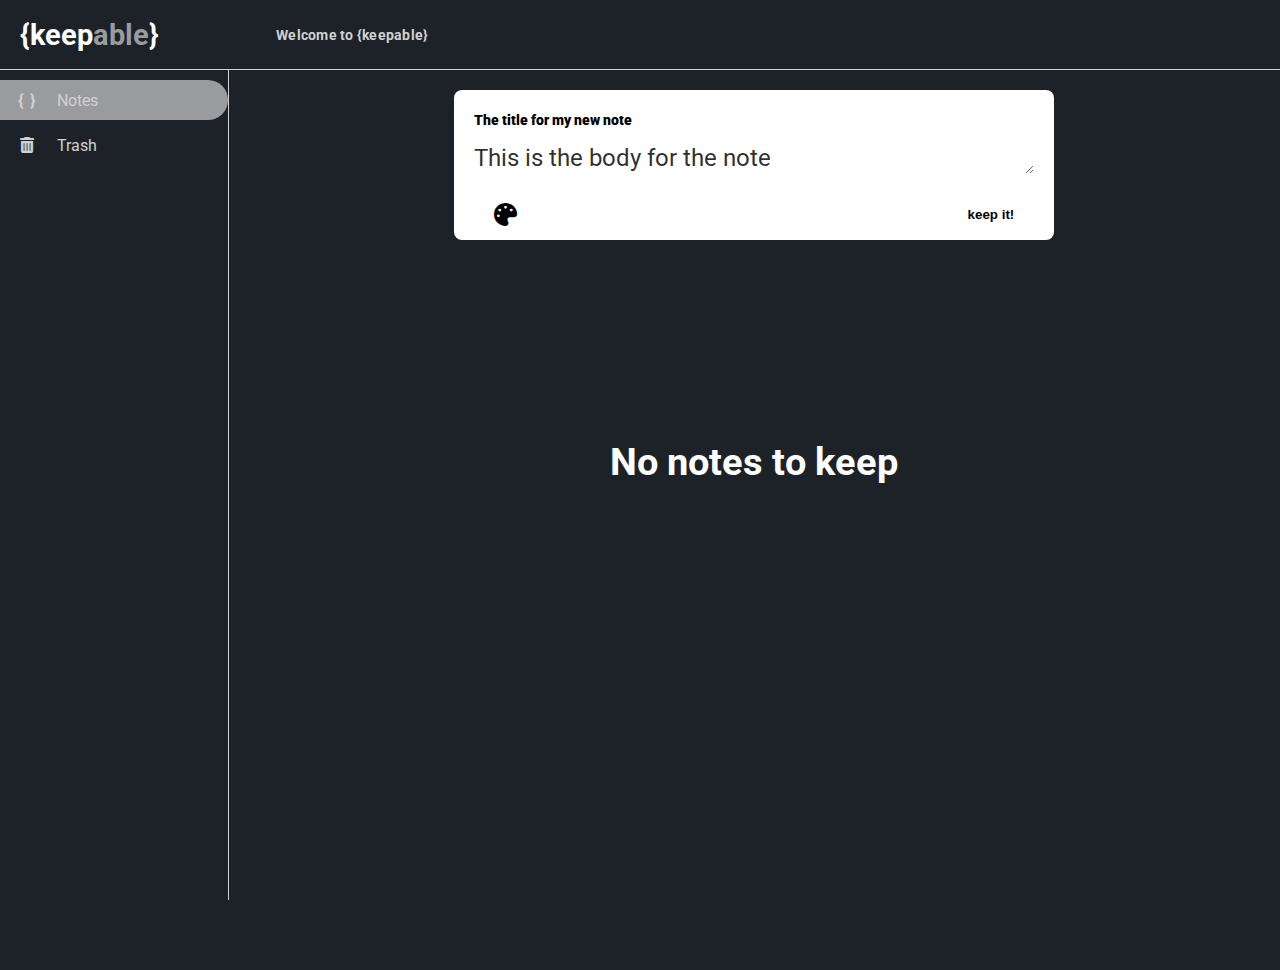
<file: index.html>
<!DOCTYPE html>
<html lang="es">
<head>
    <meta charset="UTF-8">
    <meta name="viewport" content="width=device-width, initial-scale=1.0">
    <link rel="stylesheet" href="https://cdnjs.cloudflare.com/ajax/libs/font-awesome/6.4.2/css/all.min.css">
    <link rel="stylesheet" href="css/styles.css">
    <title>Keep it</title>
</head>
<body>
    <header class="cabecera">
        <h2>{keep<span>able</span>}</h2>
        <p>Welcome to {keepable}</p>
    </header>

    <main class="main">
        <nav class="nav">
            <ul>
                <li class="active">
                     <span class="brackects">{ }</span>
                     <a href="#">Notes</a>
                </li>
                <li> <i class="fa-solid fa-trash-can"></i> <a href="./delete.html" class="move">Trash</a></li>
            </ul>
        </nav>

        <section class="section">
            <div class="form">
                <form id="formulario">
                    <div class="box">
                        <input id="title" type="text" placeholder="The title for my new note">
                    </div>

                    <div class="box">
                        <textarea id="text" placeholder="This is the body for the note"></textarea>
                    </div>

                    <div class="more">
                        <div class="hiddenPalette" id="paletas2">
                            <span class="span1" id="rojo"></span>
                            <span class="span2" id="azul"></span>
                            <span class="span3" id="verde"></span>
                            <span class="span4" id="amarillo"></span>
                        </div>
                        <button  id="palette">
                            <i class="fa-solid fa-palette"></i>
                        </button>
                        <button type="submit"> keep it!</button>
                    </div>
                </form>
            </div>

            <div class="show">
                <p>No notes to keep</p>
            </div>

            <article class="notes">
    
            </article>
        </section>
    </main>

    <script src="./js/main.js"></script>
</body>
</html>
</file>
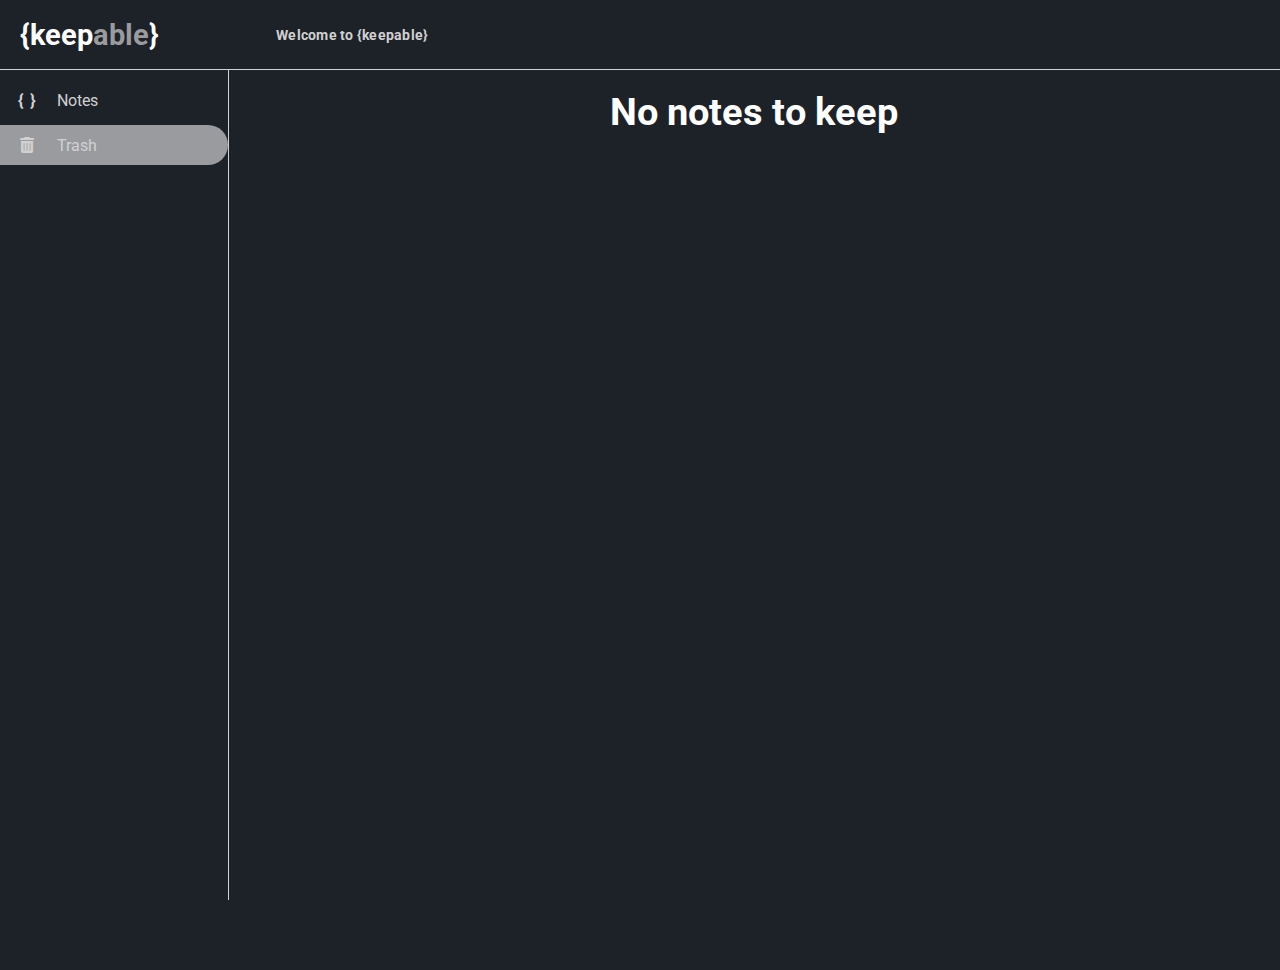
<file: delete.html>
<!DOCTYPE html>
<html lang="es">
<head>
    <meta charset="UTF-8">
    <meta name="viewport" content="width=device-width, initial-scale=1.0">
    <link rel="stylesheet" href="https://cdnjs.cloudflare.com/ajax/libs/font-awesome/6.4.2/css/all.min.css">
    <link rel="stylesheet" href="css/styles.css">
    <title>Deleted notes</title>
</head>
<body>
    <header class="cabecera">
        <h2>{keep<span>able</span>}</h2>
        <p>Welcome to {keepable}</p>
    </header>

    <main class="main">
        <nav class="nav">
            <ul>
                <li>
                     <span class="brackects">{ }</span>
                     <a href="./index.html">Notes</a>
                </li>
                <li class="active"> <i class="fa-solid fa-trash-can"></i> <a href="#" class="move">Trash</a></li>
            </ul>
        </nav>

        <section class="section">
            <div class="show">
                <p>No notes to keep</p>
            </div>

            <article class="notes">
    
            </article>
        </section>
    </main>

    <script src="./js/main.js"></script>
</body>
</html>
</file>
<file: css/styles.css>
@import url(https://fonts.googleapis.com/css?family=Roboto:100,100italic,300,300italic,regular,italic,500,500italic,700,700italic,900,900italic);
*{
    margin: 0;
    padding: 0;
    box-sizing: border-box;
}

body{
    font-family:Roboto, sans-serif;  
}

/* GENERALES */
a{
    text-decoration: none;
    color: #D1D1D1;
}


/* cabecera */

.cabecera{
    width: 100%;
    height: 70px;
    background-color: #1D2128;
    color: #D1D1D1;
    padding: 0 20px;
    display: flex;
    align-items: center;
    gap:117px;
    border-bottom: 1px solid #D1D1D1;
    
}
.cabecera p{
    font-weight: bold;
    font-size: 14px;
    letter-spacing: 0.25px;
}
.cabecera h2{
    color: #fff;
    font-size: 29px;
}
.cabecera h2 span{
    color: #999B9E;
}

.main {
    background-color: #1D2128;
    color: #fff;
    display: flex;
    min-height: 100vh;
    max-height: 100%;
}

/* nav lateral */

.main .nav {
    background-color: #1D2128;
    border-right: 1px solid #D1D1D1;
    width: 280px;
    height: calc( 100vh  - 70px );
    color: #D1D1D1; 
}

.main .nav ul {
    padding-top: 10px;
    display: flex;
    flex-direction: column;
    gap: 5px;
}

.main .nav ul li{
    width: 100%;
    height: 40px;
    border-top-right-radius: 21px;
    border-bottom-right-radius:21px;
    display: flex;
    align-items: center;
    /* text-align: center;
    line-height: 40px; */
    gap: 20px;
    padding: 20px;
    transition: background 150ms;
}
.main .nav ul li .move{
    margin-left: 3px;
}
.main .nav ul li .brackects{
    letter-spacing: 1px;
    font-weight: bolder;
    margin-left: -2px;
    font-size: 17px;
}
.main .nav ul li.active{
    background-color: #999B9E;
}
.main .nav ul li:hover:not(li.active){
    background-color: #999B9E;
    text-shadow: 0 0 1px rgb(0, 0, 0);
}

.main .nav ul li:hover a{
    text-shadow: 0 0 3px rgb(0, 0, 0);
}




/* main */

.main .section{
    width: 100%;
    height: 100%;
    display: flex;
    flex-direction: column;
    align-items: center;
    padding: 20px;
    gap: 200px;
}

.main .section div.hidden{
    display: none;
}

.main .section .form {
    width: 600px;
    height: 150px;
    background-color: #fff;
    border-radius: 8px;
    color: #1D2128;
}

.main .section .form form {
    width: 100%;
    height: 100%;
    padding: 20px;
    display: flex;
    flex-direction: column;
    gap: 15px;
}

.main .section .form form .box{
    width: 100%;
}

.main .section .form form .box input,
.main .section .form form .box textarea
{
    width: 100%;
    border: none;
    outline: none;
   
}

.main .section .form form .box textarea::placeholder{
    color: rgba(0, 0, 0, 0.831);
    font-family: Roboto;
    font-size: 24px;
    font-weight: 400;
}

.main .section .form form .box input::placeholder{
    color: #000;
    font-family:Roboto;
    font-weight: 900;
    font-size: 14px;
}

.main .section .form form .more{
    position: relative;
    display: flex;
    justify-content: space-between;
    align-items: center;
}

.main .section .form form .more button{
    border: none;
    outline: none;
    color: #000;
    font-weight: bold;
    cursor: pointer;
    padding: 10px 20px;
    background-color: transparent;
    border-radius: 7px;
    transition: background-color 200ms ;
}
.main .section .form form .more button:hover{
    background-color: #999B9E;
}
.main .section .form form .more button:active{
    transform: scale(0.99);
}

.main .section .form form .more i{
    font-size: 23px;
    cursor: pointer;
}

.main .section .show{
    width: 100%;
    text-align: center;
    font-size: 38px;
}

.main .section .show p{
    font-weight: bolder;
    color: #fff;
}



.main .section .notes{
    width: 100%;
    height: 100%;
    display: flex;
    flex-wrap: wrap;
    justify-content: flex-start;
    gap: 20px;
}

.main .section .notes .card{
    background-color: red;
    height: 260px;
    width: 260px;
    padding: 10px;
    border-radius: 8px;
    display: flex;
    flex-direction: column;
    justify-content: space-between;
    align-items: center;
    /* overflow: scroll; */

}
.main .section .notes .card  h2{
    width: 100%;
    height: auto;
    word-wrap: break-word;
    text-align: center;
}

.main .section .notes .card  p{
    width: 100%;
    height: auto;
    word-wrap: break-word;
}

.main .section .notes .card .more-buttons{
    width: 91%;
    display: flex;
    align-items: center;
    gap: 10px;
}

.main .section .notes .card .more-buttons button{
   height: 36px;
   width: 36px;
   border: none;
   outline: none;
   border-radius: 50%;
   background-color:#FFFFFF;
   color: #999B9E;
   font-weight: bold;
   cursor: pointer;
   transition: background-color 200ms;
}

.main .section .notes .card .more-buttons button:hover{
    background-color:#999B9E;
    color: #fff;
}


/* PELETA  */

#paletas2 {
    position: absolute;
    border-radius: 8px;
    left:0;
    bottom:-80px;
    width: 155px;
    height: 65px;
    background-color: #fff;
    display: flex;
    justify-content: center;
    align-items: center;
}

#paletas2  span{
    display: block;
    border-radius: 50%;
    width: 25px;
    height: 25px;
    background-color: #1D2128;
    margin: 5px;
    cursor: pointer;
    transition: all 200ms;
}
#paletas2 span:hover{
    transform: scale(1.1999);
}

#paletas2.hiddenPalette{
    display: none;
}

#paletas2 .span1 {
    background-color: red;
}
#paletas2 .span2 {
    background-color: blue;
}
#paletas2 .span3 {
    background-color: green;
}
#paletas2 .span4 {
    background-color: yellow;
}
</file>
